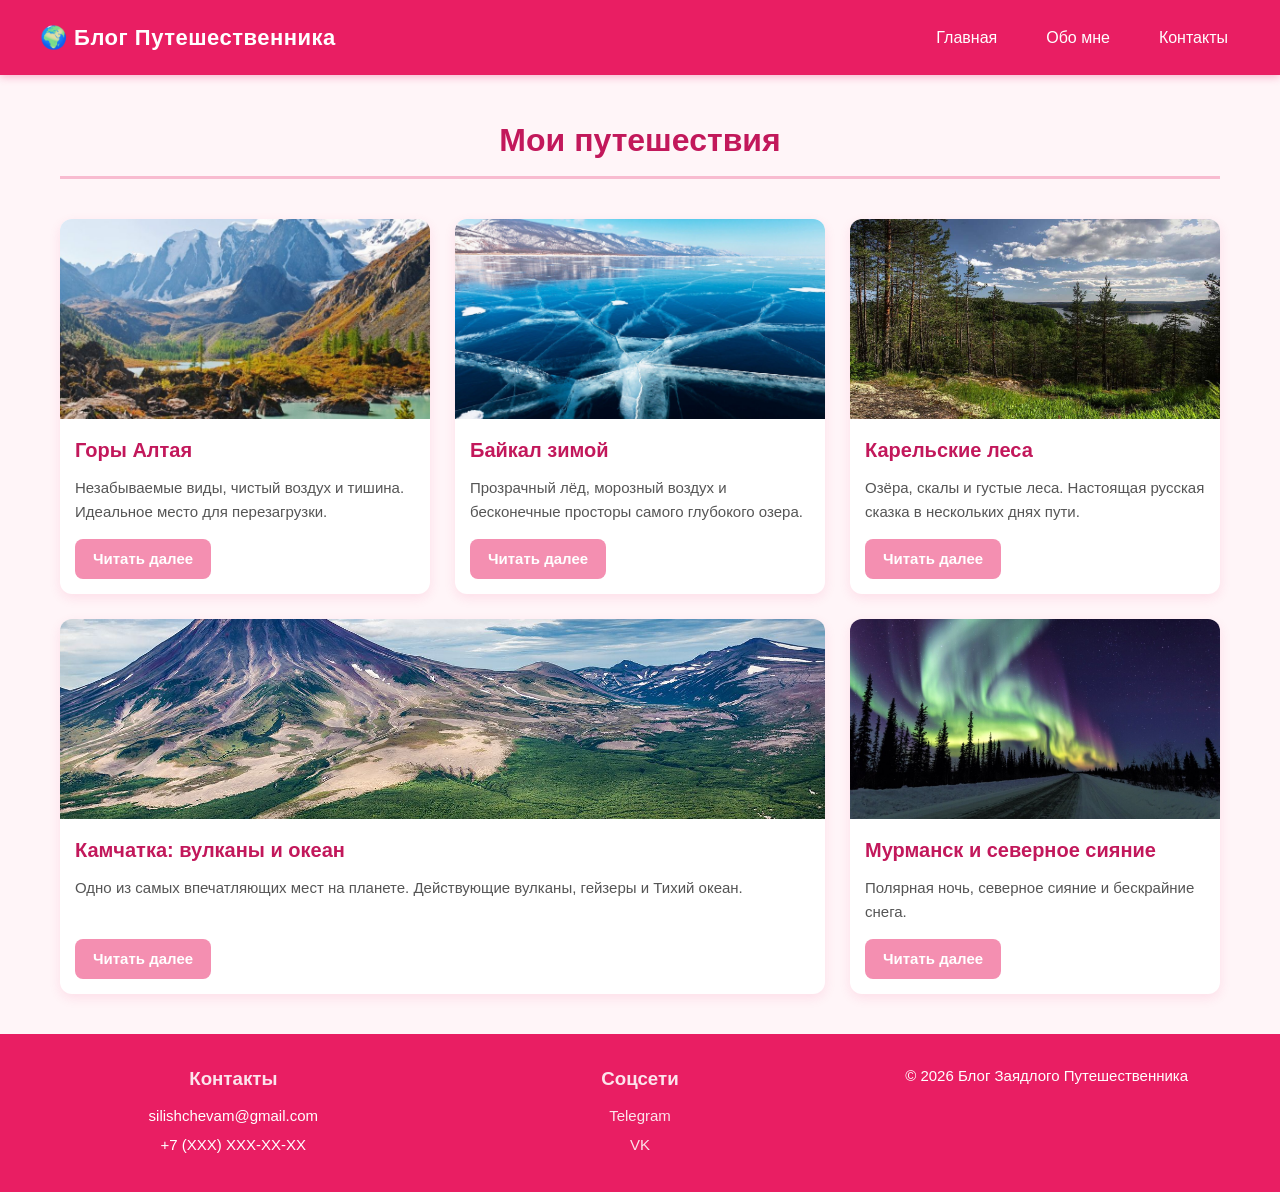
<file: index.html>
<!DOCTYPE html>
<html lang="ru">
<head>
    <meta charset="UTF-8">
    <meta name="viewport" content="width=device-width, initial-scale=1.0">
    <title>Блог Заядлого Путешественника — Главная</title>
    <link rel="stylesheet" href="15.1.css">
</head>
<body>
    <header class="header">
        <div class="logo">🌍 Блог Путешественника</div>
        <nav class="menu">
            <ul>
                <li><a href="index.html"> Главная</a></li>
                <li><a href="about.html">Обо мне</a></li>
                <li><a href="contact.html">Контакты</a></li>
            </ul>
        </nav>
    </header>
    <main>
        <h1 class="page-title">Мои путешествия</h1>
        <div class="grid-container">
            <article class="card">
                <img src="фото11.jpg" alt="Путешествие 1">
                <h2>Горы Алтая</h2>
                <p>Незабываемые виды, чистый воздух и тишина. Идеальное место для перезагрузки.</p>
                <a href="#" class="btn">Читать далее</a>
            </article>
            <article class="card">
                <img src="фото12.jpg"alt="Путешествие 2">
                <h2>Байкал зимой</h2>
                <p>Прозрачный лёд, морозный воздух и бесконечные просторы самого глубокого озера.</p>
                <a href="#" class="btn">Читать далее</a>
            </article>
            <article class="card">
                <img src="фото13.jpg"alt="Путешествие 3">
                <h2>Карельские леса</h2>
                <p>Озёра, скалы и густые леса. Настоящая русская сказка в нескольких днях пути.</p>
                <a href="#" class="btn">Читать далее</a>
            </article>
            <article class="card card-large">
                <img src="фото14.jpg"alt="Путешествие 4">
                <h2>Камчатка: вулканы и океан</h2>
                <p>Одно из самых впечатляющих мест на планете. Действующие вулканы, гейзеры и Тихий океан.</p>
                <a href="#" class="btn">Читать далее</a>
            </article>
            <article class="card">
                <img src="фото15.jpg"alt="Путешествие 5">
                <h2>Мурманск и северное сияние</h2>
                <p>Полярная ночь, северное сияние и бескрайние снега.</p>
                <a href="#" class="btn">Читать далее</a>
            </article>
        </div>
    </main>
    <footer class="footer">
        <div class="footer-col">
            <h3>Контакты</h3>
            <p>silishchevam@gmail.com </p>
            <p>+7 (XXX) XXX-XX-XX</p>
        </div>
        <div class="footer-col">
            <h3>Соцсети</h3>
            <p><a href="#">Telegram</a></p>
            <p><a href="#">VK</a></p>
        </div>
        <div class="footer-col">
            <p>&copy; 2026 Блог Заядлого Путешественника</p>
        </div>
    </footer>
</body>
</html>
</file>
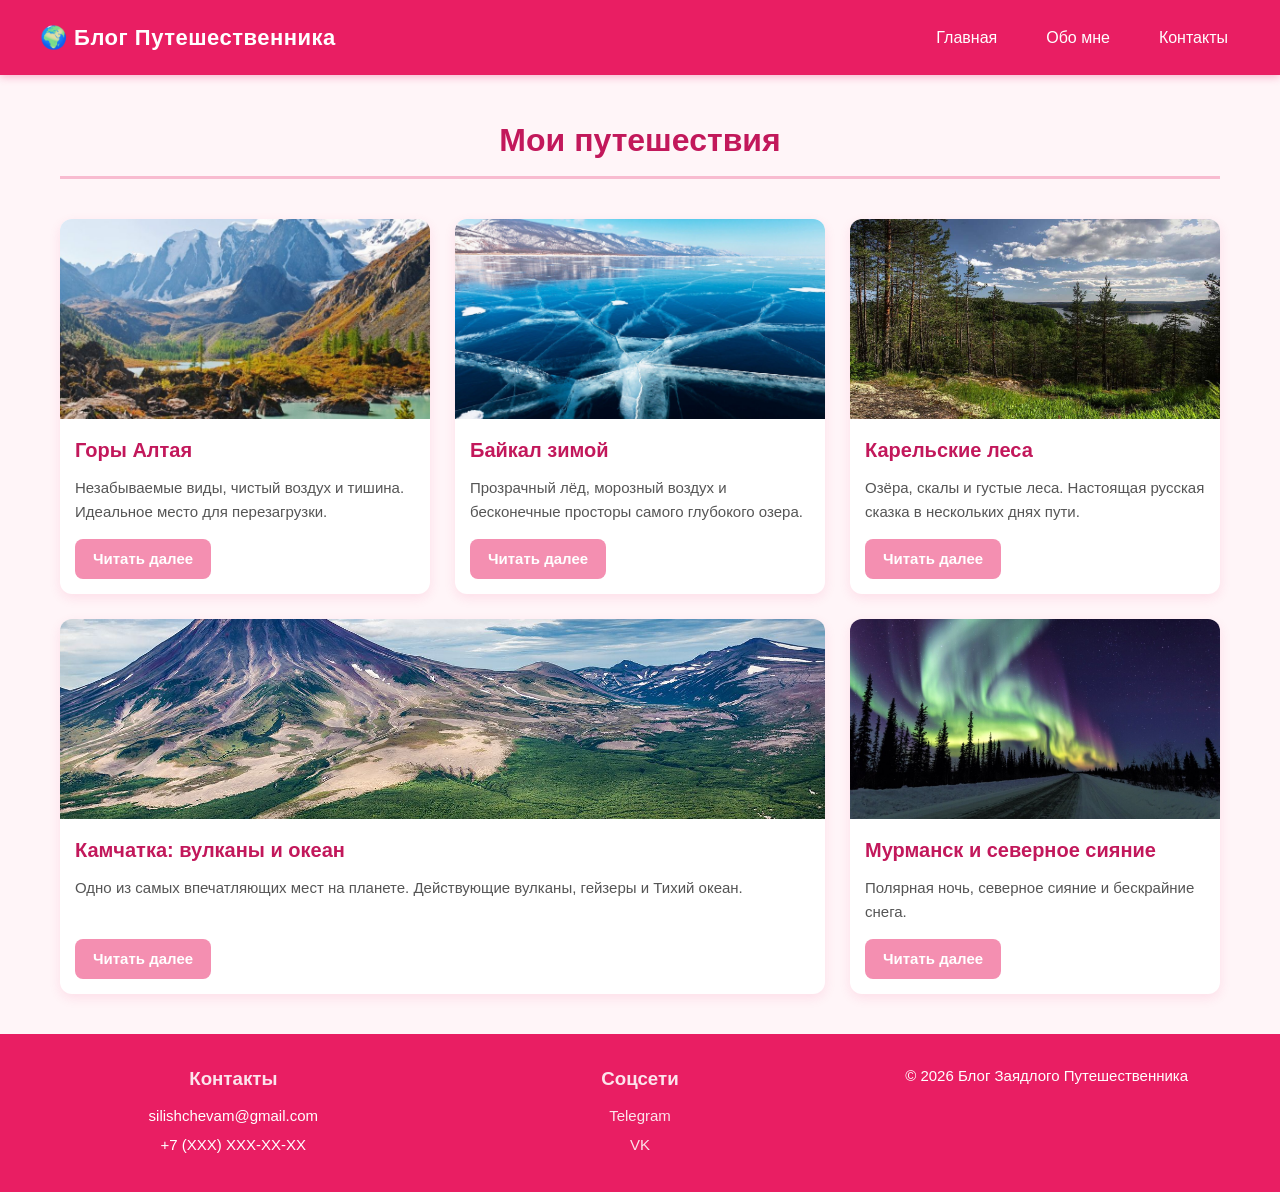
<file: 15.1.html>
<!DOCTYPE html>
<html lang="ru">
<head>
    <meta charset="UTF-8">
    <meta name="viewport" content="width=device-width, initial-scale=1.0">
    <title>Блог Заядлого Путешественника — Главная</title>
    <link rel="stylesheet" href="15.1.css">
</head>
<body>
    <header class="header">
        <div class="logo">🌍 Блог Путешественника</div>
        <nav class="menu">
            <ul>
                <li><a href="15.1.html"> Главная</a></li>
                <li><a href="15.2.html">Обо мне</a></li>
                <li><a href="15.3.html">Контакты</a></li>
            </ul>
        </nav>
    </header>
    <main>
        <h1 class="page-title">Мои путешествия</h1>
        <div class="grid-container">
            <article class="card">
                <img src="фото11.jpg" alt="Путешествие 1">
                <h2>Горы Алтая</h2>
                <p>Незабываемые виды, чистый воздух и тишина. Идеальное место для перезагрузки.</p>
                <a href="#" class="btn">Читать далее</a>
            </article>
            <article class="card">
                <img src="фото12.jpg"alt="Путешествие 2">
                <h2>Байкал зимой</h2>
                <p>Прозрачный лёд, морозный воздух и бесконечные просторы самого глубокого озера.</p>
                <a href="#" class="btn">Читать далее</a>
            </article>
            <article class="card">
                <img src="фото13.jpg"alt="Путешествие 3">
                <h2>Карельские леса</h2>
                <p>Озёра, скалы и густые леса. Настоящая русская сказка в нескольких днях пути.</p>
                <a href="#" class="btn">Читать далее</a>
            </article>
            <article class="card card-large">
                <img src="фото14.jpg"alt="Путешествие 4">
                <h2>Камчатка: вулканы и океан</h2>
                <p>Одно из самых впечатляющих мест на планете. Действующие вулканы, гейзеры и Тихий океан.</p>
                <a href="#" class="btn">Читать далее</a>
            </article>
            <article class="card">
                <img src="фото15.jpg"alt="Путешествие 5">
                <h2>Мурманск и северное сияние</h2>
                <p>Полярная ночь, северное сияние и бескрайние снега.</p>
                <a href="#" class="btn">Читать далее</a>
            </article>
        </div>
    </main>
    <footer class="footer">
        <div class="footer-col">
            <h3>Контакты</h3>
            <p>silishchevam@gmail.com </p>
            <p>+7 (XXX) XXX-XX-XX</p>
        </div>
        <div class="footer-col">
            <h3>Соцсети</h3>
            <p><a href="#">Telegram</a></p>
            <p><a href="#">VK</a></p>
        </div>
        <div class="footer-col">
            <p>&copy; 2026 Блог Заядлого Путешественника</p>
        </div>
    </footer>
</body>
</html>
</file>
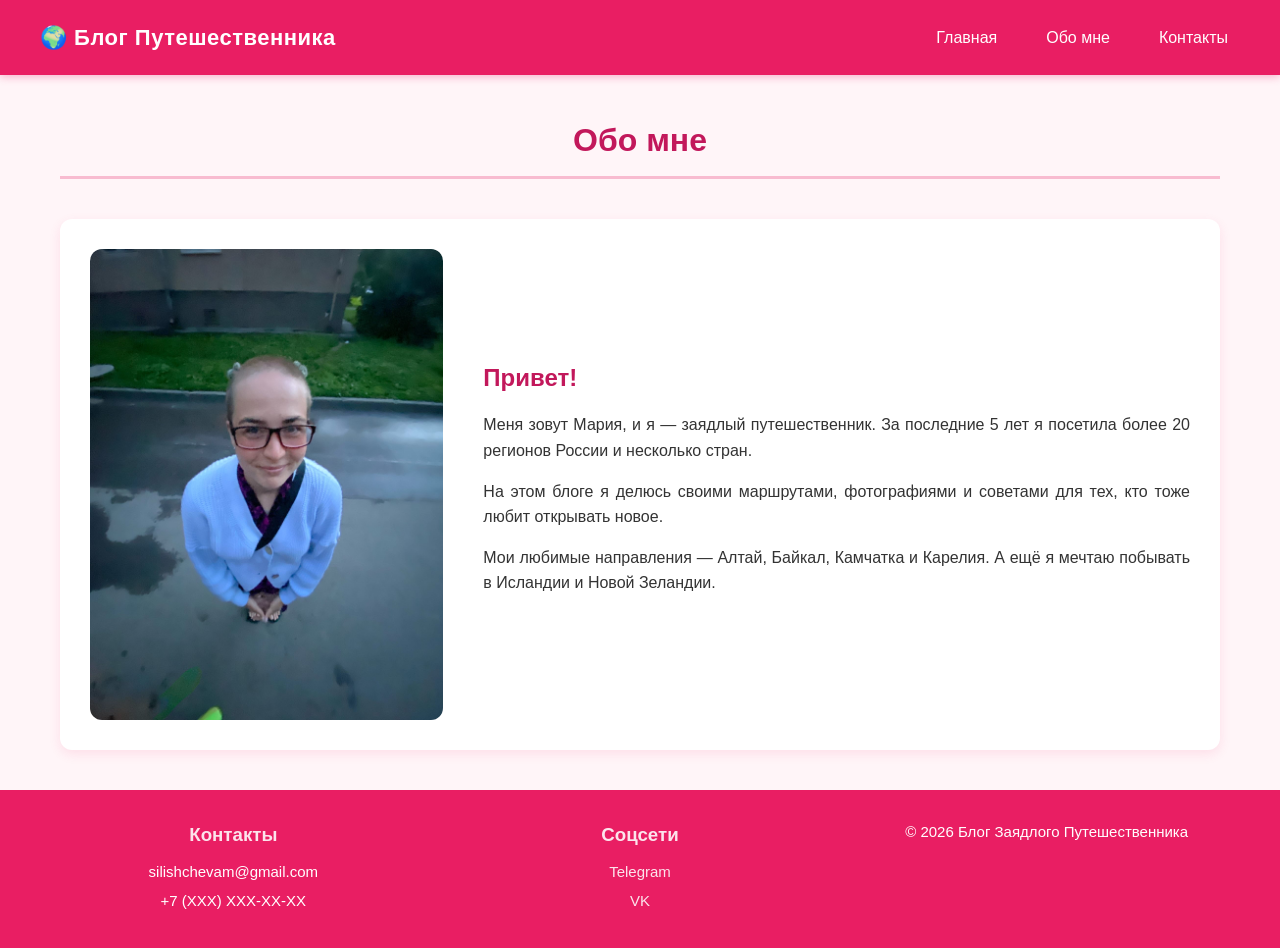
<file: 15.2.html>
<!DOCTYPE html>
<html lang="ru">
<head>
    <meta charset="UTF-8">
    <meta name="viewport" content="width=device-width, initial-scale=1.0">
    <title>Обо мне — Блог Заядлого Путешественника</title>
    <link rel="stylesheet" href="15.1.css">
</head>
<body>
    <header class="header">
        <div class="logo">🌍 Блог Путешественника</div>
        <nav class="menu">
            <ul>
                <li><a href="15.1.html"> Главная</a></li>
                <li><a href="15.2.html">Обо мне</a></li>
                <li><a href="15.3.html">Контакты</a></li>
            </ul>
        </nav>
    </header>
    <main>
        <h1 class="page-title">Обо мне</h1>
        <div class="about-container">
            <div class="about-photo">
                <img src="фото16.jpg" alt="Моё фото">
            </div>
            <div class="about-text">
                <h2>Привет!</h2>
                <p>Меня зовут Мария, и я — заядлый путешественник. За последние 5 лет я посетила более 20 регионов России и несколько стран.</p>
                <p>На этом блоге я делюсь своими маршрутами, фотографиями и советами для тех, кто тоже любит открывать новое.</p>
                <p>Мои любимые направления — Алтай, Байкал, Камчатка и Карелия. А ещё я мечтаю побывать в Исландии и Новой Зеландии.</p>
            </div>
        </div>
    </main>
    <footer class="footer">
        <div class="footer-col">
            <h3>Контакты</h3>
            <p>silishchevam@gmail.com </p>
            <p>+7 (XXX) XXX-XX-XX</p>
        </div>
        <div class="footer-col">
            <h3>Соцсети</h3>
            <p><a href="#">Telegram</a></p>
            <p><a href="#">VK</a></p>
        </div>
        <div class="footer-col">
            <p>&copy; 2026 Блог Заядлого Путешественника</p>
        </div>
    </footer>
</body>
</html>
</file>
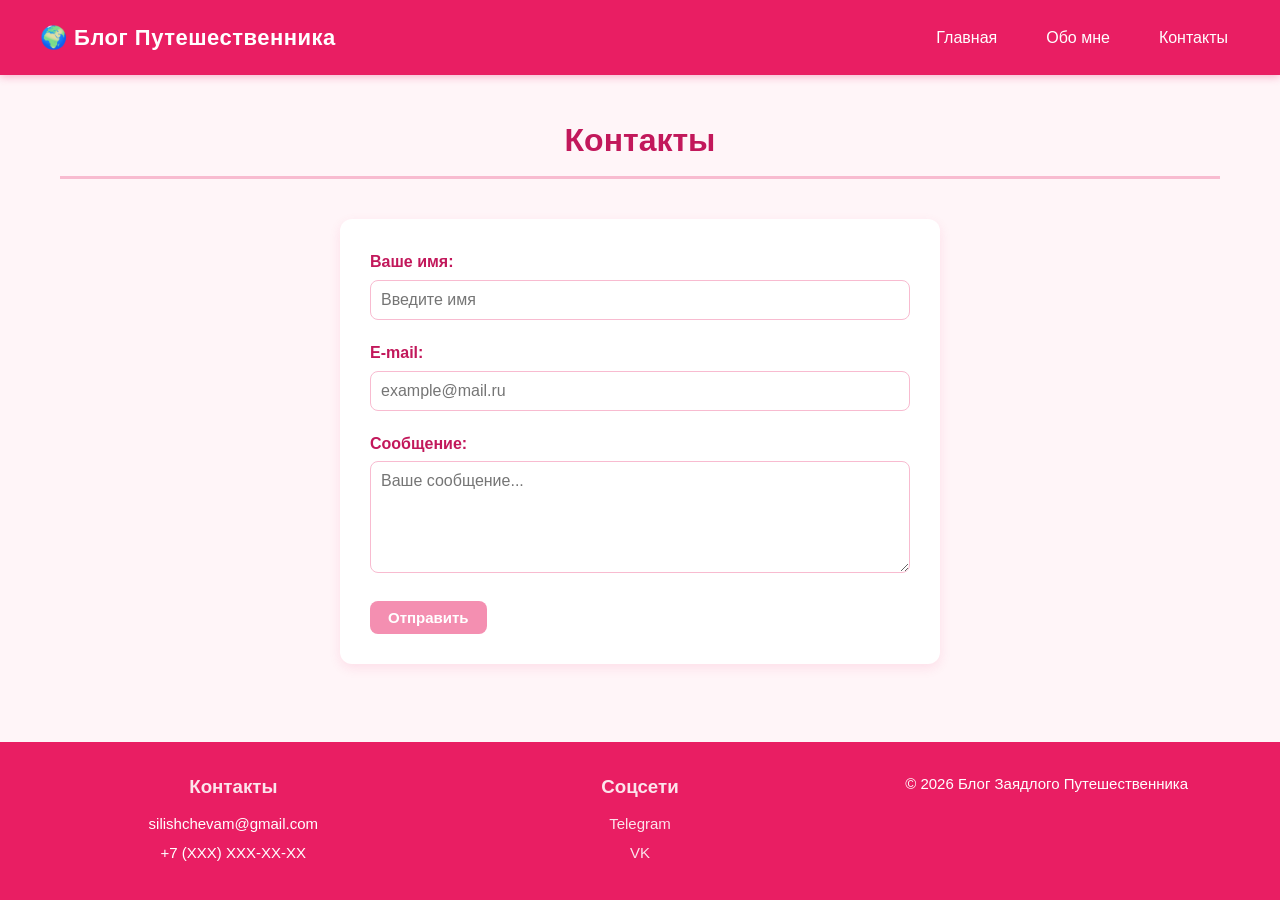
<file: 15.3.html>
<!DOCTYPE html>
<html lang="ru">
<head>
    <meta charset="UTF-8">
    <meta name="viewport" content="width=device-width, initial-scale=1.0">
    <title>Контакты — Блог Заядлого Путешественника</title>
    <link rel="stylesheet" href="15.1.css">
</head>
<body>
    <header class="header">
        <div class="logo">🌍 Блог Путешественника</div>
        <nav class="menu">
            <ul>
                <li><a href="15.1.html"> Главная</a></li>
                <li><a href="15.2.html">Обо мне</a></li>
                <li><a href="15.3.html">Контакты</a></li>
            </ul>
        </nav>
    </header>
    <main>
        <h1 class="page-title">Контакты</h1>
        <form class="contact-form" action="#" method="post">
            <div class="form-group">
                <label for="name">Ваше имя:</label>
                <input type="text" id="name" name="name" placeholder="Введите имя" required>
            </div>
            <div class="form-group">
                <label for="email">E-mail:</label>
                <input type="email" id="email" name="email" placeholder="example@mail.ru" required>
            </div>
            <div class="form-group">
                <label for="message">Сообщение:</label>
                <textarea id="message" name="message" rows="5" placeholder="Ваше сообщение..."></textarea>
            </div>
            <button type="submit" class="btn">Отправить</button>
        </form>
    </main>
    <footer class="footer">
        <div class="footer-col">
            <h3>Контакты</h3>
            <p>silishchevam@gmail.com</p>
            <p>+7 (XXX) XXX-XX-XX</p>
        </div>
        <div class="footer-col">
            <h3>Соцсети</h3>
            <p><a href="#">Telegram</a></p>
            <p><a href="#">VK</a></p>
        </div>
        <div class="footer-col">
            <p>&copy; 2026 Блог Заядлого Путешественника</p>
        </div>
    </footer>
</body>
</html>
</file>
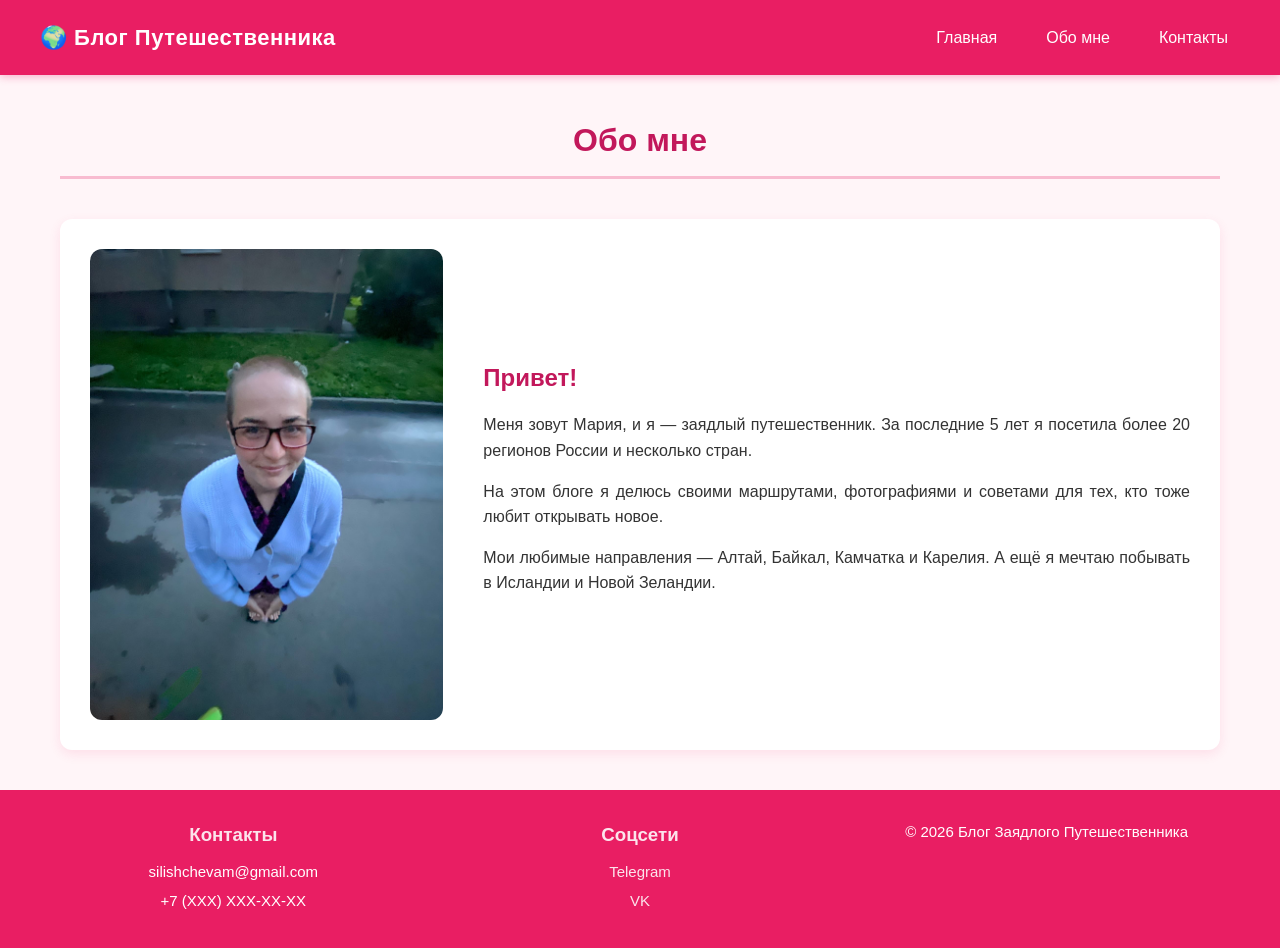
<file: about.html>
<!DOCTYPE html>
<html lang="ru">
<head>
    <meta charset="UTF-8">
    <meta name="viewport" content="width=device-width, initial-scale=1.0">
    <title>Обо мне — Блог Заядлого Путешественника</title>
    <link rel="stylesheet" href="15.1.css">
</head>
<body>
    <header class="header">
        <div class="logo">🌍 Блог Путешественника</div>
        <nav class="menu">
            <ul>
                <li><a href="index.html"> Главная</a></li>
                <li><a href="about.html">Обо мне</a></li>
                <li><a href="contact.html">Контакты</a></li>
            </ul>
        </nav>
    </header>
    <main>
        <h1 class="page-title">Обо мне</h1>
        <div class="about-container">
            <div class="about-photo">
                <img src="фото16.jpg" alt="Моё фото">
            </div>
            <div class="about-text">
                <h2>Привет!</h2>
                <p>Меня зовут Мария, и я — заядлый путешественник. За последние 5 лет я посетила более 20 регионов России и несколько стран.</p>
                <p>На этом блоге я делюсь своими маршрутами, фотографиями и советами для тех, кто тоже любит открывать новое.</p>
                <p>Мои любимые направления — Алтай, Байкал, Камчатка и Карелия. А ещё я мечтаю побывать в Исландии и Новой Зеландии.</p>
            </div>
        </div>
    </main>
    <footer class="footer">
        <div class="footer-col">
            <h3>Контакты</h3>
            <p>silishchevam@gmail.com </p>
            <p>+7 (XXX) XXX-XX-XX</p>
        </div>
        <div class="footer-col">
            <h3>Соцсети</h3>
            <p><a href="#">Telegram</a></p>
            <p><a href="#">VK</a></p>
        </div>
        <div class="footer-col">
            <p>&copy; 2026 Блог Заядлого Путешественника</p>
        </div>
    </footer>
</body>
</html>
</file>
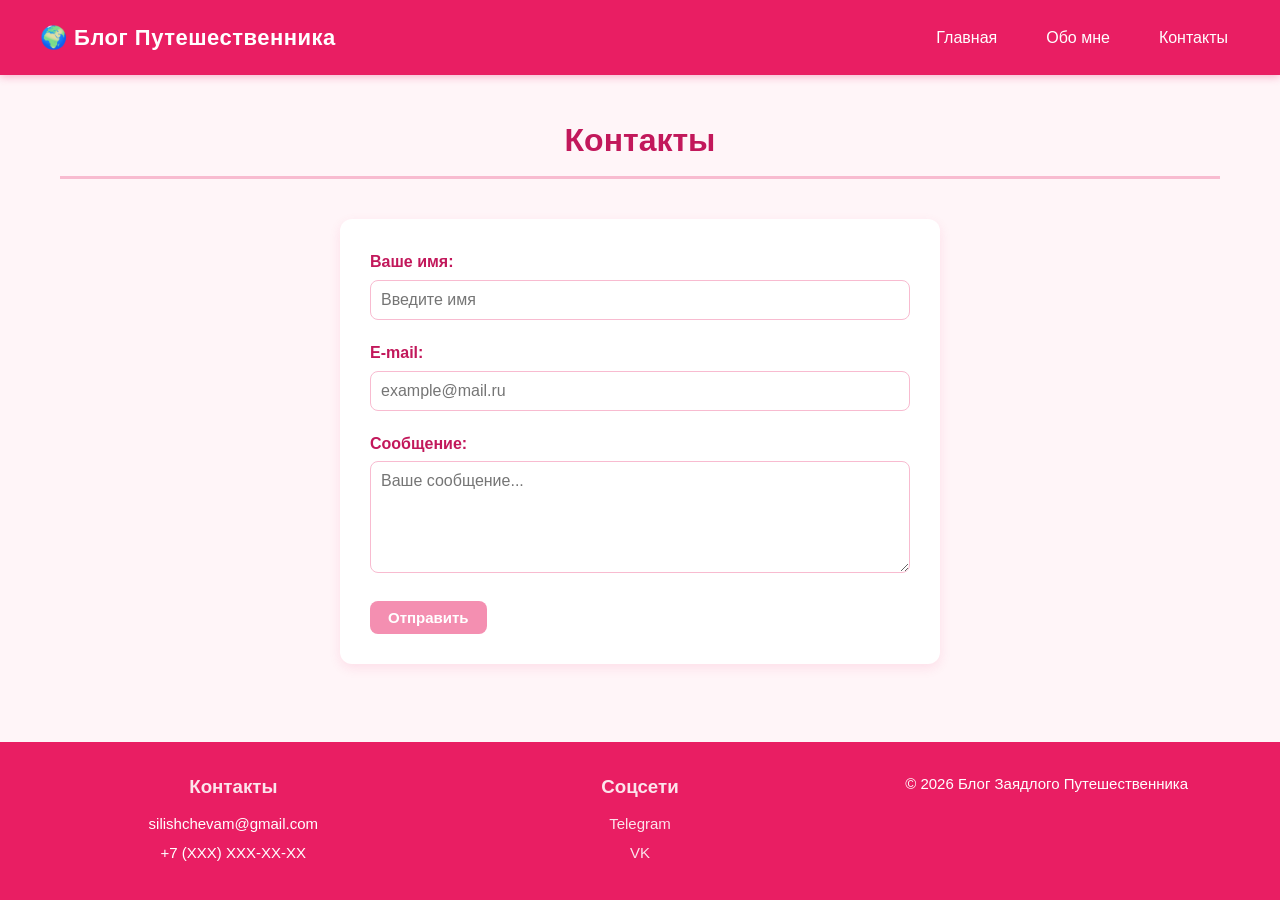
<file: contact.html>
<!DOCTYPE html>
<html lang="ru">
<head>
    <meta charset="UTF-8">
    <meta name="viewport" content="width=device-width, initial-scale=1.0">
    <title>Контакты — Блог Заядлого Путешественника</title>
    <link rel="stylesheet" href="15.1.css">
</head>
<body>
    <header class="header">
        <div class="logo">🌍 Блог Путешественника</div>
        <nav class="menu">
            <ul>
                <li><a href="index.html"> Главная</a></li>
                <li><a href="about.html">Обо мне</a></li>
                <li><a href="contact.html">Контакты</a></li>
            </ul>
        </nav>
    </header>
    <main>
        <h1 class="page-title">Контакты</h1>
        <form class="contact-form" action="#" method="post">
            <div class="form-group">
                <label for="name">Ваше имя:</label>
                <input type="text" id="name" name="name" placeholder="Введите имя" required>
            </div>
            <div class="form-group">
                <label for="email">E-mail:</label>
                <input type="email" id="email" name="email" placeholder="example@mail.ru" required>
            </div>
            <div class="form-group">
                <label for="message">Сообщение:</label>
                <textarea id="message" name="message" rows="5" placeholder="Ваше сообщение..."></textarea>
            </div>
            <button type="submit" class="btn">Отправить</button>
        </form>
    </main>
    <footer class="footer">
        <div class="footer-col">
            <h3>Контакты</h3>
            <p>silishchevam@gmail.com</p>
            <p>+7 (XXX) XXX-XX-XX</p>
        </div>
        <div class="footer-col">
            <h3>Соцсети</h3>
            <p><a href="#">Telegram</a></p>
            <p><a href="#">VK</a></p>
        </div>
        <div class="footer-col">
            <p>&copy; 2026 Блог Заядлого Путешественника</p>
        </div>
    </footer>
</body>
</html>
</file>
<file: 15.1.css>
* {
    box-sizing: border-box;
    margin: 0;
    padding: 0;
}
html {
    scroll-behavior: smooth;
}
body {
    font-family: 'Segoe UI', Arial, sans-serif;
    background-color: #fff5f8;   /* Нежно-розовый фон */
    color: #333;
    line-height: 1.6;
    min-height: 100vh;
    display: flex;
    flex-direction: column;
}
.header {
    display: flex;
    justify-content: space-between;
    align-items: center;
    padding: 20px 40px;
    background-color: #e91e63;   /* Насыщенный розовый */
    color: #fff;
    box-shadow: 0 2px 8px rgba(233, 30, 99, 0.3);
    position: sticky;
    top: 0;
    z-index: 100;
}
.logo {
    font-size: 22px;
    font-weight: bold;
    letter-spacing: 0.5px;
}
.menu ul {
    list-style: none;
    display: flex;
    gap: 25px;
}
.menu a {
    color: #fff;
    text-decoration: none;
    font-weight: 500;
    padding: 8px 12px;
    border-radius: 6px;
    transition: background-color 0.3s ease;
}
.menu a:hover {
    background-color: rgba(255, 255, 255, 0.25);
}
main {
    flex: 1;
    max-width: 1200px;
    margin: 0 auto;
    padding: 40px 20px;
    width: 100%;
}
.page-title {
    text-align: center;
    color: #c2185b;              
    margin-bottom: 40px;
    font-size: 32px;
    border-bottom: 3px solid #f8bbd0; 
    padding-bottom: 10px;
}
.grid-container {
    display: grid;
    grid-template-columns: repeat(auto-fit, minmax(280px, 1fr));
    gap: 25px;
}
.card {
    background-color: #fff;
    border-radius: 12px;
    overflow: hidden;
    box-shadow: 0 4px 12px rgba(233, 30, 99, 0.1);
    transition: transform 0.3s ease, box-shadow 0.3s ease;
    display: flex;
    flex-direction: column;
}
.card:hover {
    transform: translateY(-5px);
    box-shadow: 0 8px 20px rgba(233, 30, 99, 0.25);
}
.card img {
    width: 100%;
    height: 200px;
    object-fit: cover;
    display: block;
}
.card h2 {
    font-size: 20px;
    color: #c2185b;
    margin: 15px 15px 10px 15px;
}
.card p {
    font-size: 15px;
    color: #555;
    margin: 0 15px 15px 15px;
    flex: 1;
}
.card .btn {
    margin: 0 15px 15px 15px;
    align-self: flex-start;
}
.card-large {
    grid-column: span 2;
}

@media (max-width: 700px) {
    .card-large {
        grid-column: span 1;
    }
}
.btn {
    display: inline-block;
    background-color: #f48fb1;   /* Светло-розовый */
    color: #fff;
    padding: 8px 18px;
    border-radius: 8px;
    text-decoration: none;
    font-weight: 600;
    transition: background-color 0.3s ease;
    border: none;
    cursor: pointer;
    font-size: 15px;
}
.btn:hover {
    background-color: #e91e63;
}
.about-container {
    display: grid;
    grid-template-columns: 1fr 2fr;
    gap: 40px;
    align-items: center;
    background-color: #fff;
    padding: 30px;
    border-radius: 12px;
    box-shadow: 0 4px 12px rgba(233, 30, 99, 0.1);
}
.about-photo img {
    width: 100%;
    border-radius: 12px;
    display: block;
}
.about-text h2 {
    color: #c2185b;
    margin-bottom: 15px;
}
.about-text p {
    margin-bottom: 15px;
    text-align: justify;
}
@media (max-width: 700px) {
    .about-container {
        grid-template-columns: 1fr;
    }
}
.contact-form {
    max-width: 600px;
    margin: 0 auto;
    background-color: #fff;
    padding: 30px;
    border-radius: 12px;
    box-shadow: 0 4px 12px rgba(233, 30, 99, 0.1);
}
.form-group {
    margin-bottom: 20px;
}
.form-group label {
    display: block;
    font-weight: 600;
    margin-bottom: 5px;
    color: #c2185b;
}
.form-group input,
.form-group textarea {
    width: 100%;
    padding: 10px;
    border: 1px solid #f8bbd0;
    border-radius: 8px;
    font-size: 16px;
    font-family: inherit;
    background-color: #fff;
}
.form-group input:focus,
.form-group textarea:focus {
    border-color: #e91e63;
    outline: none;
    box-shadow: 0 0 0 3px rgba(233, 30, 99, 0.15);
}
.footer {
    background-color: #e91e63;
    color: #fff;
    display: grid;
    grid-template-columns: repeat(auto-fit, minmax(220px, 1fr));
    gap: 20px;
    padding: 30px 40px;
    text-align: center;
}
.footer-col h3 {
    margin-bottom: 10px;
    color: #fce4ec;
}
.footer-col p {
    margin-bottom: 5px;
    font-size: 15px;
}
.footer a {
    color: #fce4ec;
    text-decoration: none;
}
.footer a:hover {
    text-decoration: underline;
}
</file>
